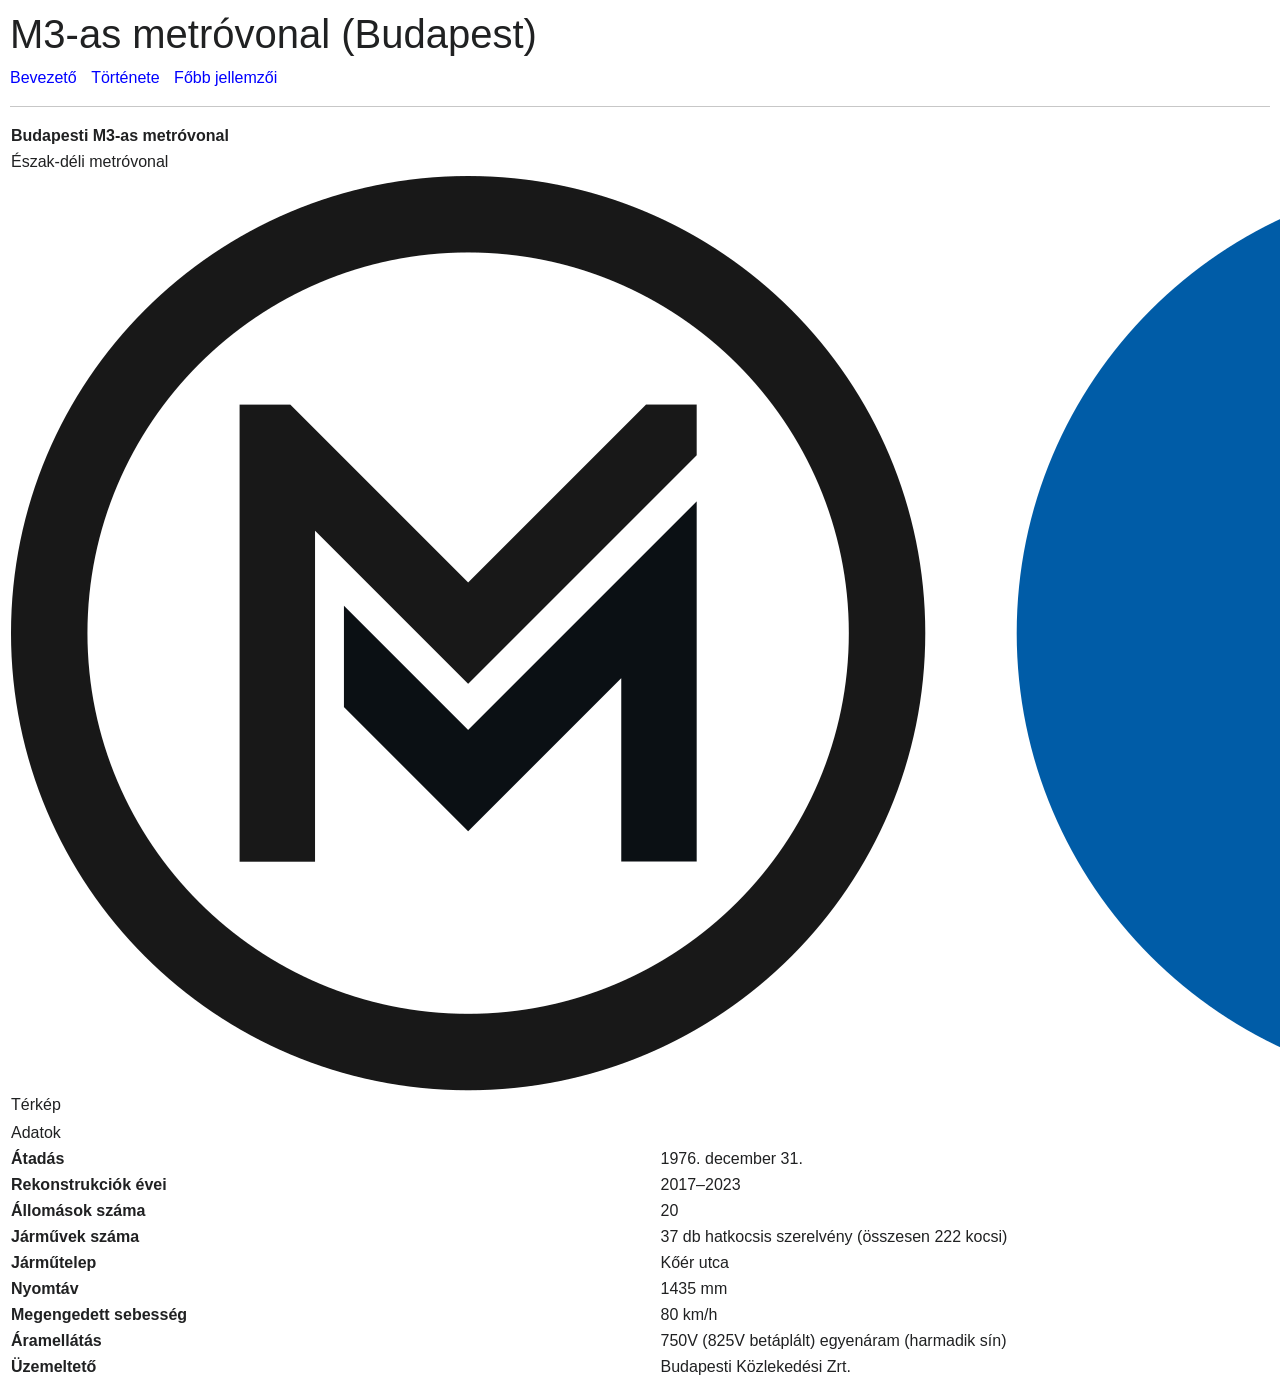
<file: index.html>
<!DOCTYPE html>
<html lang="hu">
<head>
    <meta name="viewport" content="width=device-width, initial-scale=1.0">
    <meta charset="utf-8">
    <link rel="stylesheet" href="https://cdn.jsdelivr.net/npm/bootstrap@5.3.3/dist/css/bootstrap.min.css">
    <link rel="stylesheet" href="style.css">
    <title>M3-as metróvonal</title>
    <link rel="icon" href="3.png">
</head>
<body>
    <h1>M3-as metróvonal (Budapest)</h1>
    <!-- Linkek -->
    <div id="menu">
        <ul>
            <li>
                <a href="#">Bevezető</a>
            </li>
            <li>
                <a href="#">Története</a>
            </li>
            <li>
                <a href="#">Főbb jellemzői</a>
            </li>
        </ul>
    </div>
    <hr>

    <!-- Adatok -->
<table>
    <tr>
        <th colspan="2">Budapesti M3-as metróvonal</th>
    </tr>
    <tr>
        <td colspan="2">Észak-déli metróvonal</td>
    </tr>
    <tr>
        <td colspan="2">
            <img src="m3.png" alt="M3" title="M3">
        </td>
    </tr>
    <tr>
        <td colspan="2">Térkép</td>
    </tr>
    <tr>
        <td colspan="2">
        
        </td>
    </tr>
    <tr>
        <td colspan="2">Adatok</td>
    </tr>
    <tr>
        <th>Átadás</th>
        <td>1976. december 31.</td>
    </tr>
    <tr>
        <th>Rekonstrukciók évei</th>
        <td>2017–2023</td>
    </tr>
    <tr>
        <th>Állomások száma</th>
        <td>20</td>
    </tr>
    <tr>
        <th>Járművek száma</th>
        <td>37 db hatkocsis szerelvény (összesen 222 kocsi)</td>
    </tr>
    <tr>
        <th>Járműtelep</th>
        <td>Kőér utca</td>
    </tr>
    <tr>
        <th>Nyomtáv</th>
        <td>1435 mm</td>
    </tr>
    <tr>
        <th>Megengedett sebesség</th>
        <td>80 km/h</td>
    </tr>
    <tr>
        <th>Áramellátás</th>
        <td>750V (825V betáplált) egyenáram (harmadik sín)</td>
    </tr>
    <tr>
        <th>Üzemeltető</th>
        <td>Budapesti Közlekedési Zrt.</td>
    </tr>
</table>

    <script src="https://cdn.jsdelivr.net/npm/bootstrap@5.3.3/dist/js/bootstrap.bundle.min.js"></script>
</body>
</html>
</file>
<file: style.css>
#menu ul {
    list-style: none;
    margin: 0;
    padding: 0;

    li {
        display: inline;
        padding-right: 10px;
    }
}

a {
    color: blue;
    text-decoration: none;
}

body {
    padding: 10px;
    font-family: sans-serif;
    color: #202122;
}

.adatok {
    background-color: blue;
}
</file>
